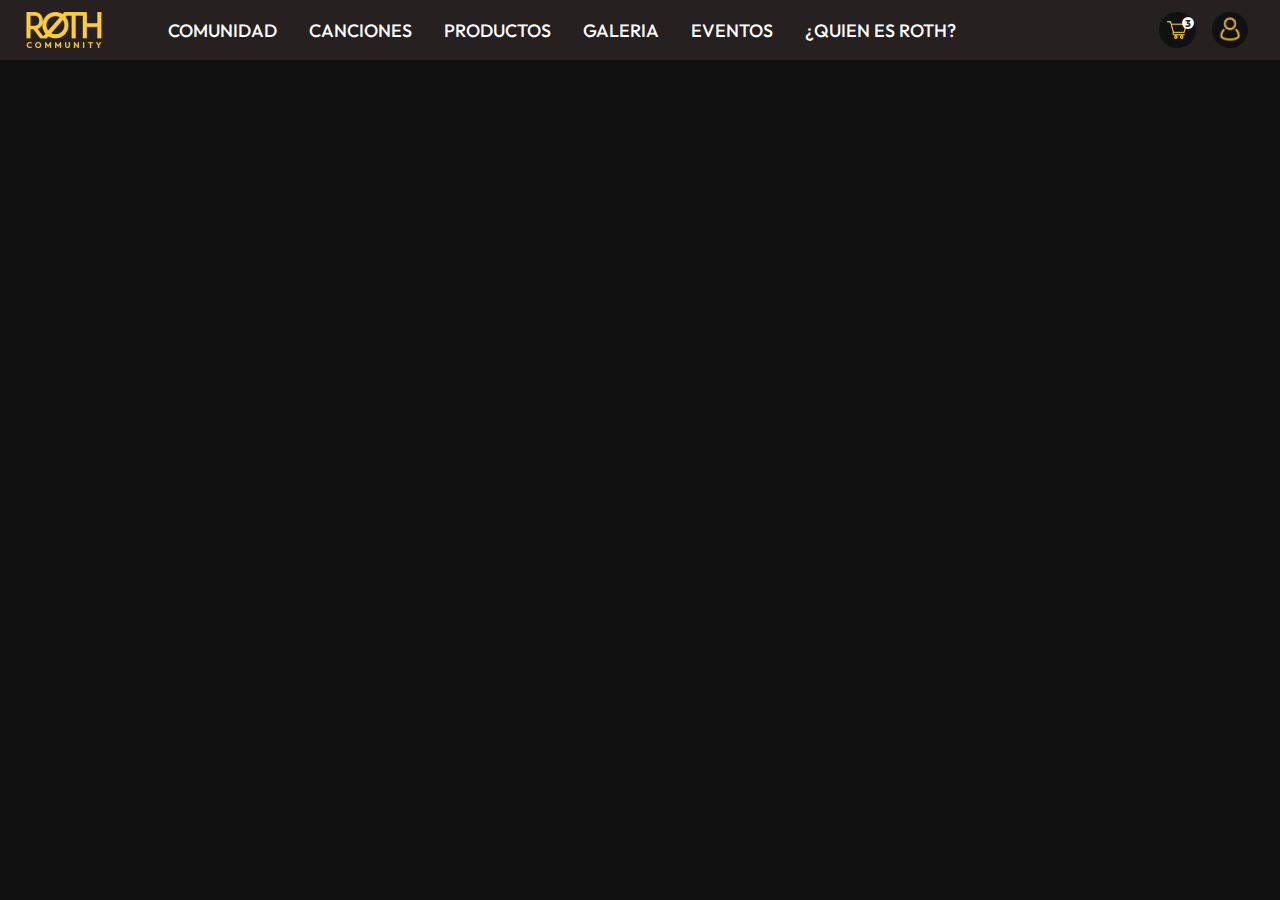
<file: index.html>
<!DOCTYPE html>
<html lang="en">
<head>
    <meta charset="UTF-8">
    <meta http-equiv="X-UA-Compatible" content="IE=edge">
    <meta name="viewport" content="width=device-width, initial-scale=1.0">
    <link rel="preconnect" href="https://fonts.googleapis.com">
    <link rel="preconnect" href="https://fonts.gstatic.com" crossorigin>
    <link href="https://fonts.googleapis.com/css2?family=Outfit:wght@100;300;400;500;700;800&display=swap" rel="stylesheet">
    <link rel="stylesheet" href="./main.css">
    <title>Roth Comunnity</title>
</head>
<body>
    <nav class="main-nav-container">
        <div class="nav-left">
            <img src="./assets/roth-community-yellow.png" alt="Logo de Roth Community">
            <button type="button" class="button-mobile-menu"><img src="./assets/icons/menu-white.png" alt="Toggle menu" /></button>
        </div>

        <div class="nav-center">
            <ul>
                <li><a href="#">COMUNIDAD</a></li>
                <li><a href="#">CANCIONES</a></li>
                <li><a href="#">PRODUCTOS</a></li>
                <li><a href="#">GALERIA</a></li>
                <li><a href="#">EVENTOS</a></li>
                <li><a href="#">¿QUIEN ES ROTH?</a></li>
            </ul>
        </div>

        <div class="nav-right">
            <span class="cart-icon">
                <p class="cart-counter ">3</p>
                <img src="./assets/icons/shopping-cart-yellow64.png" alt="Carrito">
            </span>
            <span class="user-img"><img id="user-img" src="./assets/icons/account.png" alt="icono de usuario"></span>
        </div>

        <!-- Deploy menu---------------------------------------------------------------------- -->
        <div id="desktop-menu" class="desktop-menu inactive">
            <ul>
                <li><a href="" class="title">Mi perfil</a></li>
                <li><a href="">Mis compras</a></li>
                <li><a href="">Cerrar sesión</a></li>
            </ul>
        </div>
    
        <div id="login-links" class="desktop-menu inactive">
            <ul>
                <li><a href="./1login.html">Iniciar sesión</a></li>
                <li><a href="./2createAccount.html">Crear una cuenta</a></li>
            </ul>
        </div>
    
        <div id="mobile-menu" class="mobile-menu inactive">
            <ul>
                <li><a href="#">COMUNIDAD</a></li>
                <li><a href="#">CANCIONES</a></li>
                <li><a href="#">PRODUCTOS</a></li>
                <li><a href="#">GALERIA</a></li>
                <li><a href="#">EVENTOS</a></li>
                <li><a href="#">¿QUIEN ES ROTH?</a></li>
            </ul>
        </div>
    
        <div id="cart-orders" class="inactive">
    
            <div class="cart-orders-container ">
                <h2 class="title">Mis compras</h2>
                <div class="cart-orders__totalbill ">
                        <p>
                            <span>02.08.22</span>
                            <span>2 artículos</span>
                        </p>
                        <p>$560.00</p>
                </div>
                <div class="product-card-container">
                    <div class="product-card">
                        <figure>
                            <img src="./assets/rothSquid.png" alt="producto">
                        </figure>
                        <p>Producto</p>
                        <p>$280</p>
                    </div>
        
                    <div class="product-card">
                        <figure>
                            <img src="./assets/rothSquid.png" alt="producto">
                        </figure>
                        <p>Producto</p>
                        <p>$280</p>
                    </div>
                </div>
    
            </div>
    
        </div>
    
        <div class="shopping-cart inactive">
            <div id="shopingCartContainer" class="cart-orders-container ">
                <h2 class="title">Carrito de compras</h2>
                <div id="cartProductContainer" class="product-card-container">
                    <div class="product-card shoppingCartCard">
                        <figure>
                            <img src="./assets/rothSquid.png" alt="producto">
                        </figure>
                        <p>Producto</p>
                        <p>$280</p>
                    </div>
                    
                    <div class="product-card shoppingCartCard">
                        <figure>
                            <img src="./assets/rothSquid.png" alt="producto">
                        </figure>
                        <p>Producto</p>
                        <p>$280</p>
                    </div>
                </div>
    
                <div id="shoppingCartBill"class="cart-orders__totalbill shoppingCartBill">
                        <p>
                            <span>Total</span>
                        </p>
                        <p>$560.00</p>
                </div>
    
                <button id="shoppingCartButton" class="primary-button">Comprar</button>
    
            </div>
        </div>
        <!-- Deploy Menu====================================================================== -->
    </nav>
    <main>

        
    </main>

    <footer>

    </footer>

    <script src="./index.js"></script>
</body>
</html>
</file>
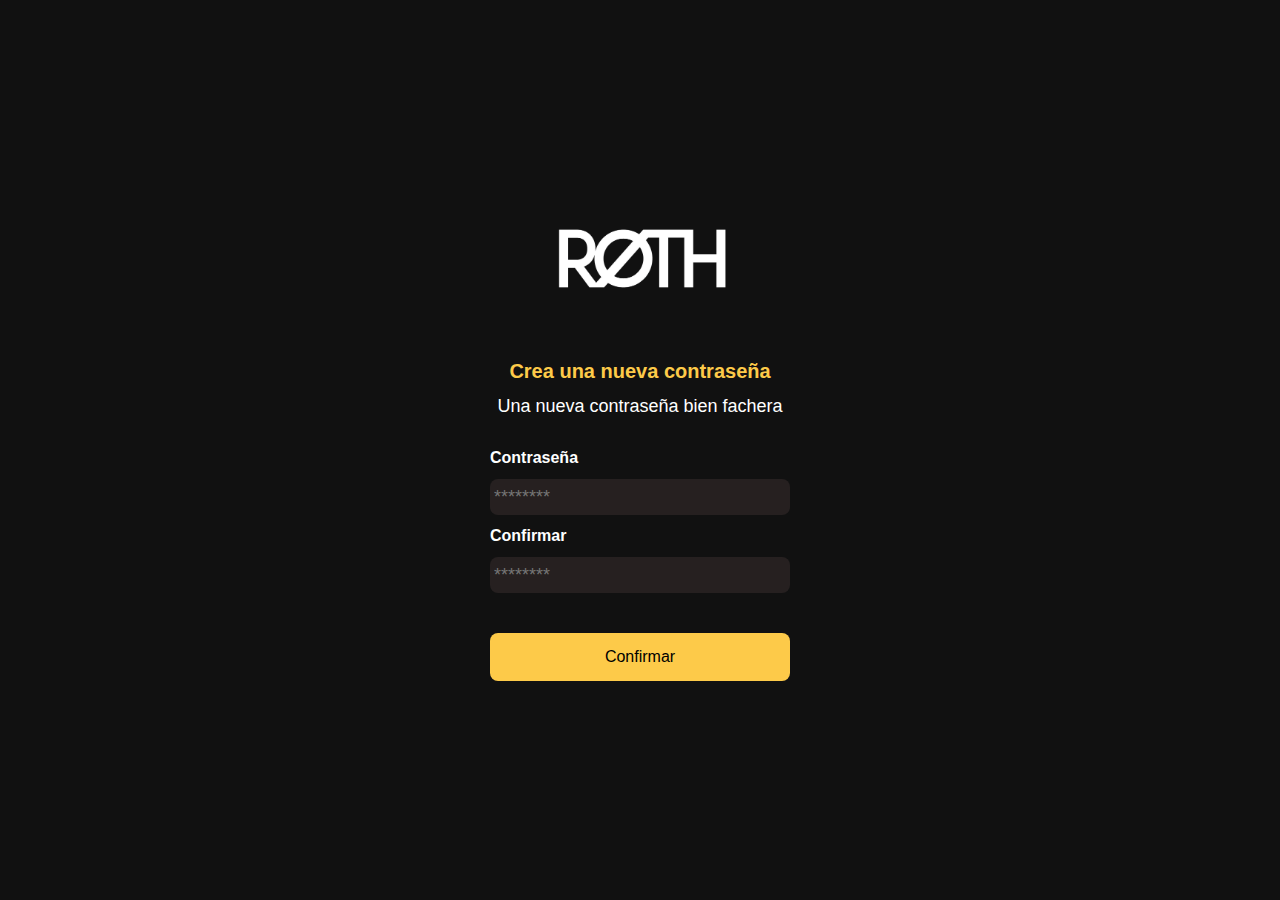
<file: 1-creacion-contraseña.html>
<!DOCTYPE html>
<html lang="en">
<head>
    <meta charset="UTF-8">
    <meta http-equiv="X-UA-Compatible" content="IE=edge">
    <meta name="viewport" content="width=device-width, initial-scale=1.0">
    <title>1 Crear nueva contraseña</title>
    <style>
        :root {
    --just-white: #FFFFFF;
    --main-black: #262020;
    --warm-black: #111111;
    --roth-yellow: #fdca49;
    --sm: 16px;
    --md: 18px;
    --lg: 20px;
}
body {
    padding: 0;
    margin: 0;
    box-sizing: border-box;
    font-family: 'Outfit', sans-serif;
    color: var(--just-white);
    background: var(--warm-black);
}

.login{
    width: 100%;
    height: 100vh;
    display: grid;
    place-items: center;
}
.form-container{
    display: grid;
    grid-template-rows: auto 1fr auto;
    width: 300px;
}
.form-container__logo{
   width: 200px;
   margin-bottom: 48px;
   justify-self: center;
}
.form-container__tittle{
    font-size: var(--lg);
    color: var(--roth-yellow);
    text-align: center;
}
.form-container__subtitle{
    text-align: center;
    font-size: var(--md);
    margin: 0 0 32px 0;
}
.form-container__form label{
    font-size: var(--sm);
    font-weight: bold;
    margin-bottom: 12px;   
}
.form-container__form{
    display: flex;
    flex-direction: column;
}
.form-container__form .input{
    background-color: var(--main-black); 
    border: none;  
    border-radius: 8px;
    height: 28px;
    margin-bottom: 12px;
    font-size: var(--md);
    padding: 4px;
    color: var(--just-white);
}
.form-container .form-container__button{
    margin-top: 28px;
}
.primary-button{
    background: var(--roth-yellow);
    border-radius: 8px;
    border: none;
    font-family: 'Outfit', sans-serif;
    height: 48px;
    cursor: pointer;
    transition: .2s;
    color: #000;
    font-size: var(--sm);
}
.primary-button:hover{
    opacity: 90%;
    color: var(--just-white);
}
    </style>
</head>
<body>
    <section class="login">
        <div class="form-container">
            <img src="./assets/rothLogoWhite.png" alt="Logo de ROTH" class="form-container__logo">
            <h1 class="form-container__tittle">Crea una nueva contraseña</h1>
            <p class="form-container__subtitle">Una nueva contraseña bien fachera</p>
            <form action="/" class="form-container__form">

                <label for="password">Contraseña</label>
                <input type="password" id="password" placeholder="********" class="input input-pasword">

                <label for="password" id="confirm-password">Confirmar</label>
                <input type="password" id="confirm-password" placeholder="********" class="input input-password">

                <input type="submit" value="Confirmar" class="primary-button form-container__button">

            </form>
        </div>
    </section>
</body>
</html>
</file>
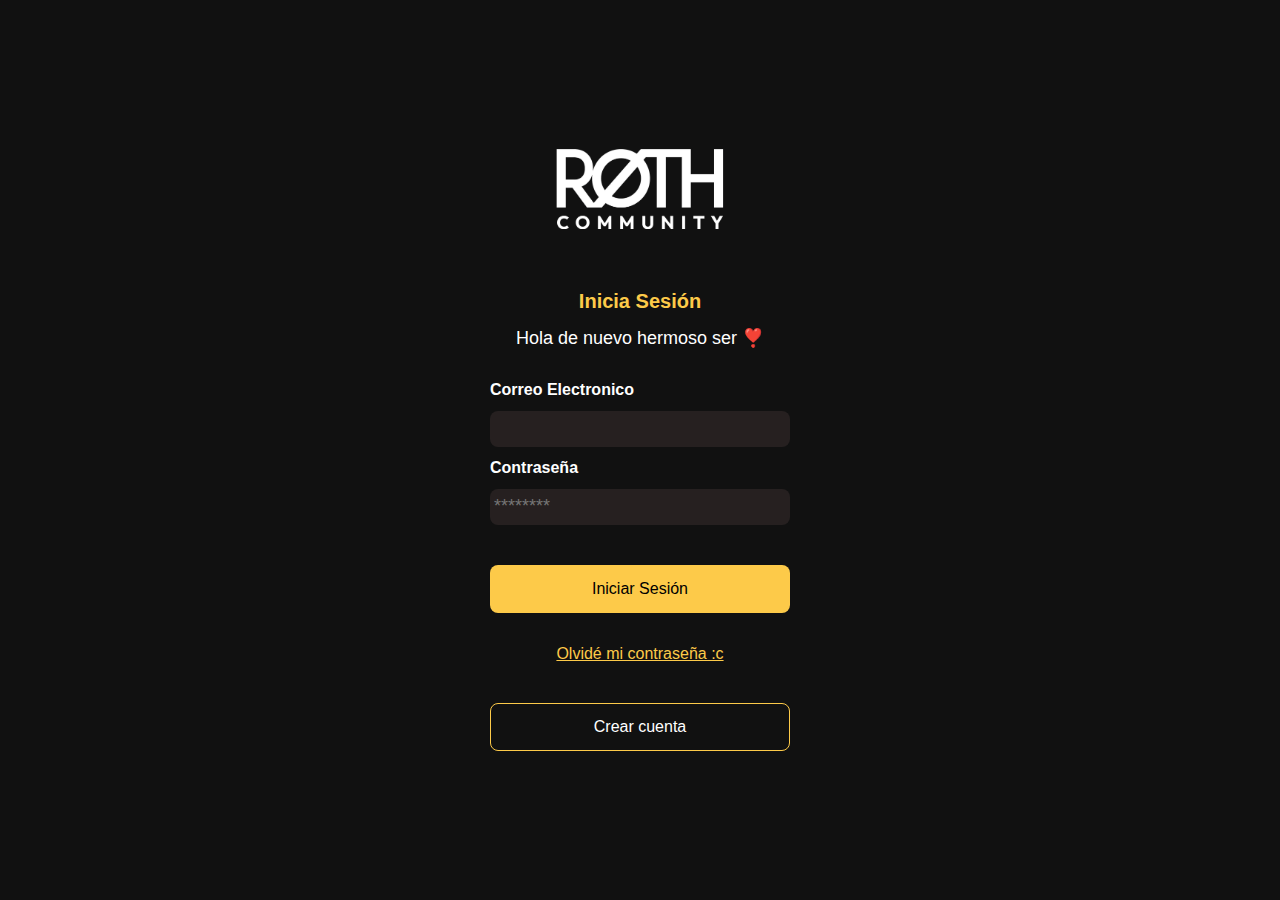
<file: 1login.html>
<!DOCTYPE html>
<html lang="en">
<head>
    <meta charset="UTF-8">
    <meta http-equiv="X-UA-Compatible" content="IE=edge">
    <meta name="viewport" content="width=device-width, initial-scale=1.0">
    <title>Login</title>
    <style>
        :root {
    --just-white: #FFFFFF;
    --main-black: #262020;
    --warm-black: #111111;
    --roth-yellow: #fdca49;
    --sm: 16px;
    --md: 18px;
    --lg: 20px;
}
body {
    padding: 0;
    margin: 0;
    box-sizing: border-box;
    font-family: 'Outfit', sans-serif;
    color: var(--just-white);
    background: var(--warm-black);
}

.login{
    width: 100%;
    height: 100vh;
    display: grid;
    place-items: center;
}
.form-container{
    display: grid;
    grid-template-rows: auto 1fr auto;
    width: 300px;
}
.form-container__logo{
   width: 200px;
   margin-bottom: 48px;
   justify-self: center;
}
.form-container__tittle{
    font-size: var(--lg);
    color: var(--roth-yellow);
    text-align: center;
}
.form-container__subtitle{
    text-align: center;
    font-size: var(--md);
    margin: 0 0 32px 0;
}
.form-container__form label{
    font-size: var(--sm);
    font-weight: bold;
    margin-bottom: 12px;   
}
.form-container__form{
    display: flex;
    flex-direction: column;
}
.form-container__form .input{
    background-color: var(--main-black); 
    border: none;  
    border-radius: 8px;
    height: 28px;
    margin-bottom: 12px;
    font-size: var(--md);
    padding: 4px;
    color: var(--just-white);
}
.form-container .form-container__button{
    margin-top: 28px;
}
.primary-button{
    background: var(--roth-yellow);
    border-radius: 8px;
    border: none;
    font-family: 'Outfit', sans-serif;
    height: 48px;
    cursor: pointer;
    transition: .2s;
    color: #000;
    font-size: var(--sm);
}
.primary-button:hover{
    opacity: 90%;
    color: var(--just-white);
}
.secondary-button{
    border-radius: 8px;
    border: solid 1px var(--roth-yellow);
    font-family: 'Outfit', sans-serif;
    height: 48px;
    cursor: pointer;
    transition: .2s;
    color: var(--just-white);
    font-size: var(--sm);
    background: none;
}
.secondary-button:hover {
    border: none;
    background-color: var(--roth-yellow);
    color: #000;
}
.resend {
    text-align: center;
    margin-top: 32px;
}
.resend a{
    color: var(--roth-yellow);
}
.signup-button{
    margin-top: 24px;
}
    </style>
</head>
<body>
    <section class="login">
        <div class="form-container">
            <img src="./assets/roth-community-white.png" alt="Logo de ROTH" class="form-container__logo">
            <h1 class="form-container__tittle">Inicia Sesión</h1>
            <p class="form-container__subtitle">Hola de nuevo hermoso ser ❣️</p>
            <form action="/" class="form-container__form">

                <label for="email">Correo Electronico</label>
                <input type="email" id="email" class="input input-pasword" autocomplete="email">

                <label for="password" id="confirm-password">Contraseña</label>
                <input type="password" id="confirm-password" placeholder="********" class="input input-password">

                <input type="submit" value="Iniciar Sesión" class="primary-button form-container__button">

                <p class="resend"><a href="/">Olvidé mi contraseña :c</a></p>

                <button class="secondary-button signup-button">Crear cuenta</button>
            </form>
        </div>
    </section>
</body>
</html>
</file>
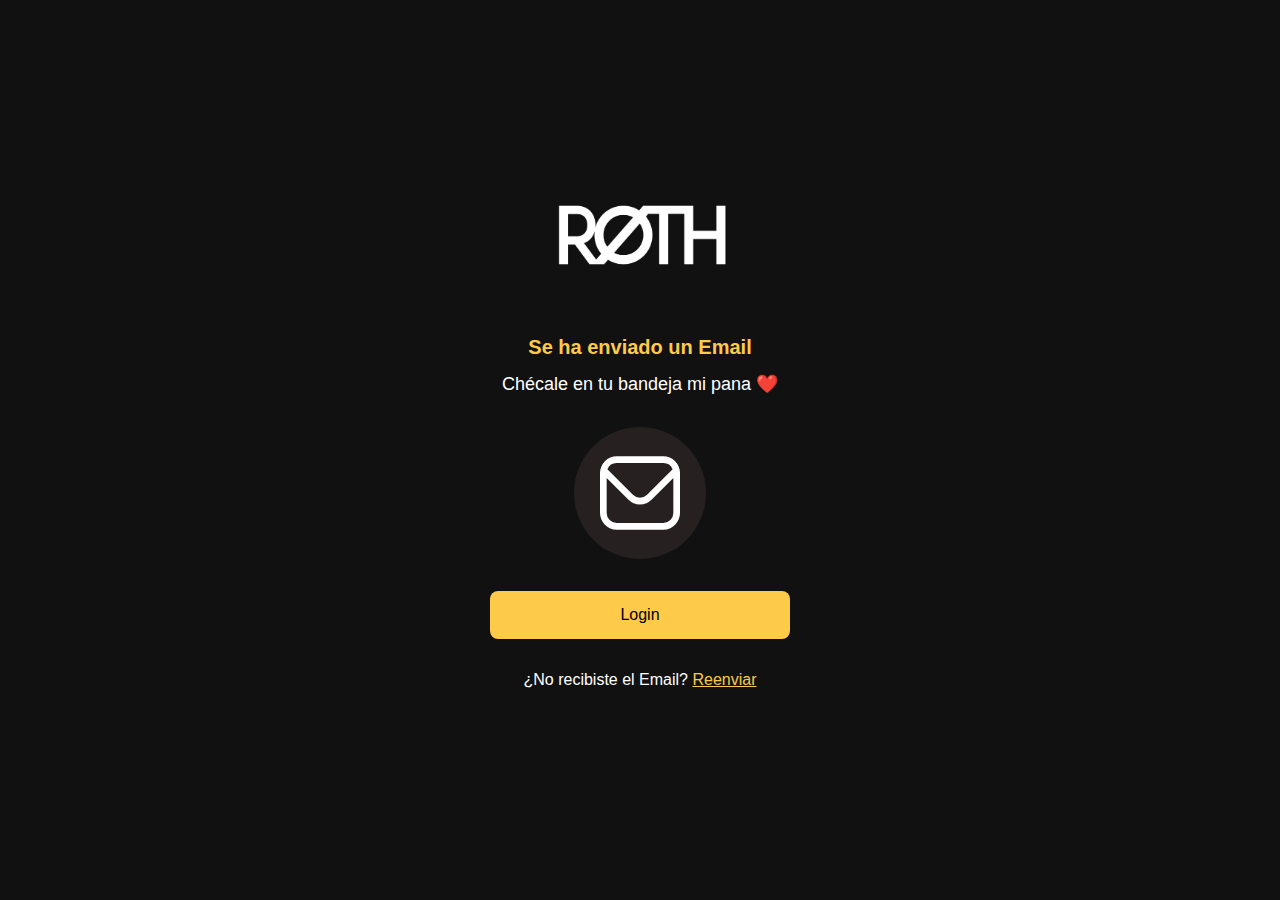
<file: 2-email-enviado.html>
<!DOCTYPE html>
<html lang="en">
<head>
    <meta charset="UTF-8">
    <meta http-equiv="X-UA-Compatible" content="IE=edge">
    <meta name="viewport" content="width=device-width, initial-scale=1.0">
    <title>Email enviado</title>
    <style>
        :root {
    --just-white: #FFFFFF;
    --main-black: #262020;
    --warm-black: #111111;
    --roth-yellow: #fdca49;
    --sm: 16px;
    --md: 18px;
    --lg: 20px;
}
body {
    padding: 0;
    margin: 0;
    box-sizing: border-box;
    font-family: 'Outfit', sans-serif;
    color: var(--just-white);
    background: var(--warm-black);
}

.login{
    width: 100%;
    height: 100vh;
    display: grid;
    place-items: center;
}
.form-container{
    display: grid;
    grid-template-rows: auto 1fr auto;
    width: 300px;
}
.form-container__logo{
   width: 200px;
   margin-bottom: 48px;
   justify-self: center;
}
.form-container__tittle{
    font-size: var(--lg);
    color: var(--roth-yellow);
    text-align: center;
}
.form-container__subtitle{
    text-align: center;
    font-size: var(--md);
    margin: 0 0 32px 0;
}
.email-picture{
    width: 132px;
    height: 132px;
    border-radius: 50%;
    background-color: var(--main-black);
    display: flex;
    justify-content: center;
    align-items: center;
    margin-bottom: 32px;
    justify-self: center;
}
.email-picture img{
    width: 80px;
}
.form-container .form-container__button{
    margin-top: 28px;
}
.primary-button{
    background: var(--roth-yellow);
    border-radius: 8px;
    border: none;
    font-family: 'Outfit', sans-serif;
    height: 48px;
    cursor: pointer;
    transition: .2s;
    color: #000;
    font-size: var(--sm);
}
.primary-button:hover{
    opacity: 90%;
    color: var(--just-white);
}
.resend {
    text-align: center;
    margin-top: 32px;
}
.resend a{
    color: var(--roth-yellow);
}
    </style>
</head>
<body>
    <section class="login">
        <div class="form-container">
            <img src="./assets/rothLogoWhite.png" alt="Logo de ROTH" class="form-container__logo">
            <h1 class="form-container__tittle">Se ha enviado un Email</h1>
            <p class="form-container__subtitle">Chécale en tu bandeja mi pana ❤️</p>

            <picture class="email-picture">
                <img src="./assets/icons/mail-white.svg" alt="logo de un email">
            </picture>
            <input type="submit" value="Login" class="primary-button">

            <p class="resend">¿No recibiste el Email? <a href="#">Reenviar</a></p>
            
        </div>
    </section>
</body>
</html>
</file>
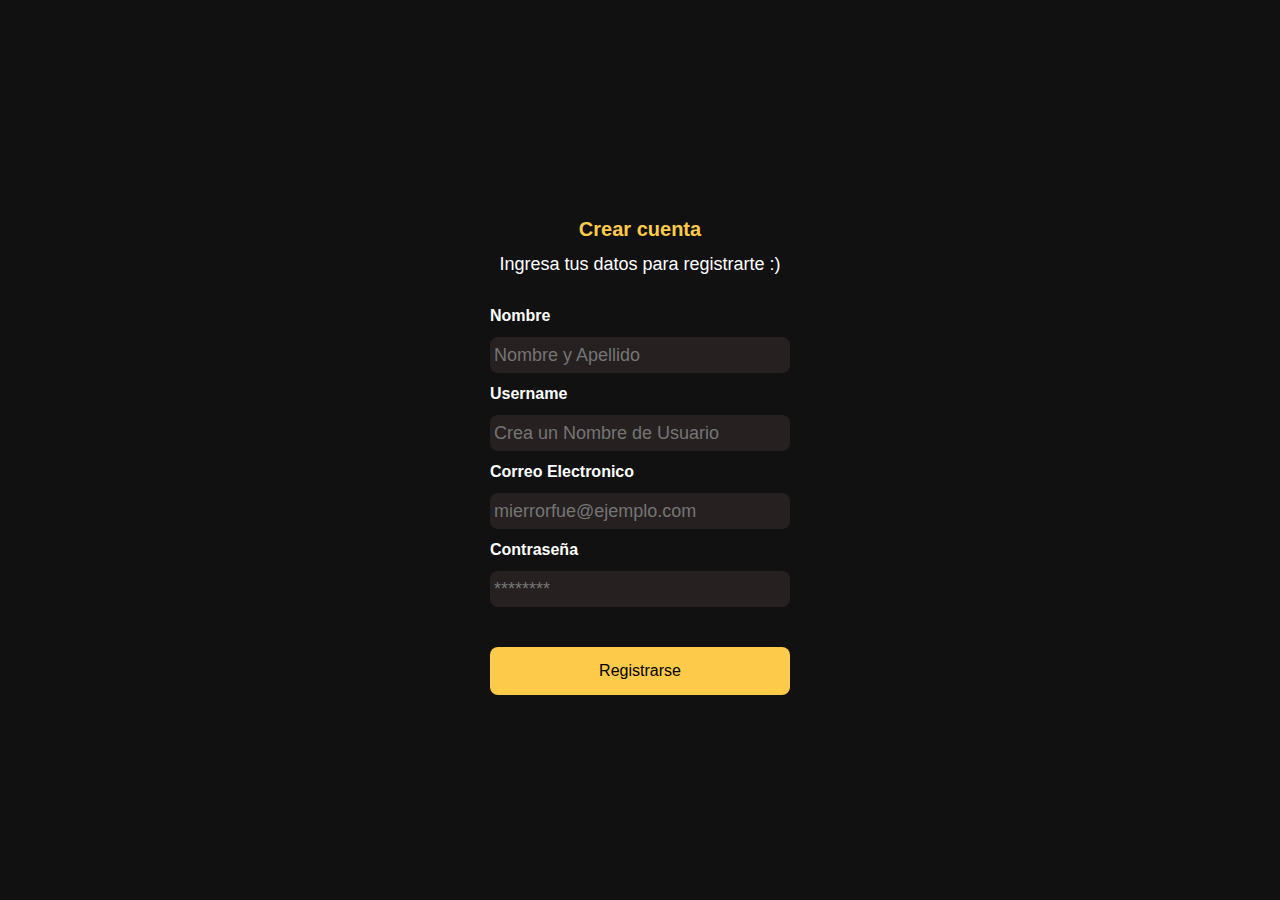
<file: 2createAccount.html>
<!DOCTYPE html>
<html lang="en">
<head>
    <meta charset="UTF-8">
    <meta http-equiv="X-UA-Compatible" content="IE=edge">
    <meta name="viewport" content="width=device-width, initial-scale=1.0">
    <title>Crear cuenta</title>
    <style>
        :root {
    --just-white: #FFFFFF;
    --main-black: #262020;
    --warm-black: #111111;
    --roth-yellow: #fdca49;
    --sm: 16px;
    --md: 18px;
    --lg: 20px;
}
body {
    padding: 0;
    margin: 0;
    box-sizing: border-box;
    font-family: 'Outfit', sans-serif;
    color: var(--just-white);
    background: var(--warm-black);
}

.login{
    width: 100%;
    height: 100vh;
    display: grid;
    place-items: center;
}
.form-container{
    display: grid;
    grid-template-rows: auto 1fr auto;
    width: 300px;
}
.form-container__logo{
   width: 200px;
   margin-bottom: 48px;
   justify-self: center;
}
.form-container__tittle{
    font-size: var(--lg);
    color: var(--roth-yellow);
    text-align: center;
}
.form-container__subtitle{
    text-align: center;
    font-size: var(--md);
    margin: 0 0 32px 0;
}
.form-container__form label{
    font-size: var(--sm);
    font-weight: bold;
    margin-bottom: 12px;   
}
.form-container__form{
    display: flex;
    flex-direction: column;
}
.form-container__form .input{
    background-color: var(--main-black); 
    border: none;  
    border-radius: 8px;
    height: 28px;
    margin-bottom: 12px;
    font-size: var(--md);
    padding: 4px;
    color: var(--just-white);
}
.form-container .form-container__button{
    margin-top: 28px;
}
.primary-button{
    background: var(--roth-yellow);
    border-radius: 8px;
    border: none;
    font-family: 'Outfit', sans-serif;
    height: 48px;
    cursor: pointer;
    transition: .2s;
    color: #000;
    font-size: var(--sm);
}
.primary-button:hover{
    opacity: 90%;
    color: var(--just-white);
}
    </style>
</head>
<body>
    <section class="login">
        <div class="form-container">
            <h1 class="form-container__tittle">Crear cuenta</h1>
            <p class="form-container__subtitle">Ingresa tus datos para registrarte :)</p>
            <form action="/" class="form-container__form">

                <label for="name">Nombre</label>
                <input type="text" id="name" placeholder="Nombre y Apellido" class="input input-name" autocomplete="name">

                <label for="username">Username</label>
                <input type="text" id="username" placeholder="Crea un Nombre de Usuario" class="input input-username">

                <label for="email">Correo Electronico</label>
                <input type="text" id="email" placeholder="mierrorfue@ejemplo.com" class="input input-email">

                <label for="password" id="confirm-password">Contraseña</label>
                <input type="password" id="confirm-password" placeholder="********" class="input input-password" autocomplete="current-password">

                <input type="submit" value="Registrarse" class="primary-button form-container__button">

            </form>
        </div>
    </section>
</body>
</html>
</file>
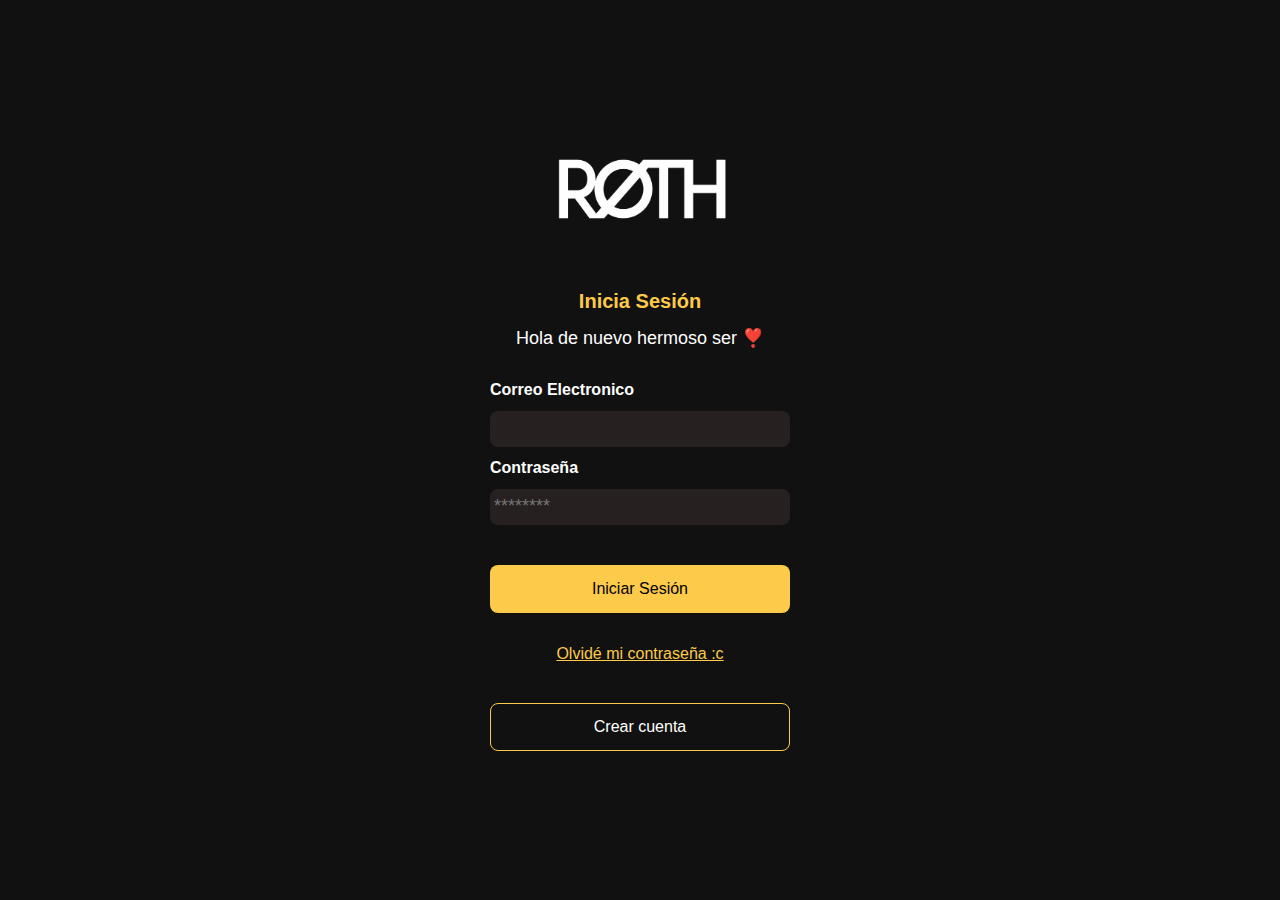
<file: 3-login.html>
<!DOCTYPE html>
<html lang="en">
<head>
    <meta charset="UTF-8">
    <meta http-equiv="X-UA-Compatible" content="IE=edge">
    <meta name="viewport" content="width=device-width, initial-scale=1.0">
    <title>Login</title>
    <style>
        :root {
    --just-white: #FFFFFF;
    --main-black: #262020;
    --warm-black: #111111;
    --roth-yellow: #fdca49;
    --sm: 16px;
    --md: 18px;
    --lg: 20px;
}
body {
    padding: 0;
    margin: 0;
    box-sizing: border-box;
    font-family: 'Outfit', sans-serif;
    color: var(--just-white);
    background: var(--warm-black);
}

.login{
    width: 100%;
    height: 100vh;
    display: grid;
    place-items: center;
}
.form-container{
    display: grid;
    grid-template-rows: auto 1fr auto;
    width: 300px;
}
.form-container__logo{
   width: 200px;
   margin-bottom: 48px;
   justify-self: center;
}
.form-container__tittle{
    font-size: var(--lg);
    color: var(--roth-yellow);
    text-align: center;
}
.form-container__subtitle{
    text-align: center;
    font-size: var(--md);
    margin: 0 0 32px 0;
}
.form-container__form label{
    font-size: var(--sm);
    font-weight: bold;
    margin-bottom: 12px;   
}
.form-container__form{
    display: flex;
    flex-direction: column;
}
.form-container__form .input{
    background-color: var(--main-black); 
    border: none;  
    border-radius: 8px;
    height: 28px;
    margin-bottom: 12px;
    font-size: var(--md);
    padding: 4px;
    color: var(--just-white);
}
.form-container .form-container__button{
    margin-top: 28px;
}
.primary-button{
    background: var(--roth-yellow);
    border-radius: 8px;
    border: none;
    font-family: 'Outfit', sans-serif;
    height: 48px;
    cursor: pointer;
    transition: .2s;
    color: #000;
    font-size: var(--sm);
}
.primary-button:hover{
    opacity: 90%;
    color: var(--just-white);
}
.secondary-button{
    border-radius: 8px;
    border: solid 1px var(--roth-yellow);
    font-family: 'Outfit', sans-serif;
    height: 48px;
    cursor: pointer;
    transition: .2s;
    color: var(--just-white);
    font-size: var(--sm);
    background: none;
}
.secondary-button:hover {
    border: none;
    background-color: var(--roth-yellow);
    color: #000;
}
.resend {
    text-align: center;
    margin-top: 32px;
}
.resend a{
    color: var(--roth-yellow);
}
.signup-button{
    margin-top: 24px;
}
    </style>
</head>
<body>
    <section class="login">
        <div class="form-container">
            <img src="./assets/rothLogoWhite.png" alt="Logo de ROTH" class="form-container__logo">
            <h1 class="form-container__tittle">Inicia Sesión</h1>
            <p class="form-container__subtitle">Hola de nuevo hermoso ser ❣️</p>
            <form action="/" class="form-container__form">

                <label for="email">Correo Electronico</label>
                <input type="email" id="email" class="input input-pasword" autocomplete="email">

                <label for="password" id="confirm-password">Contraseña</label>
                <input type="password" id="confirm-password" placeholder="********" class="input input-password">

                <input type="submit" value="Iniciar Sesión" class="primary-button form-container__button">

                <p class="resend"><a href="/">Olvidé mi contraseña :c</a></p>

                <button class="secondary-button signup-button">Crear cuenta</button>
            </form>
        </div>
    </section>
</body>
</html>
</file>
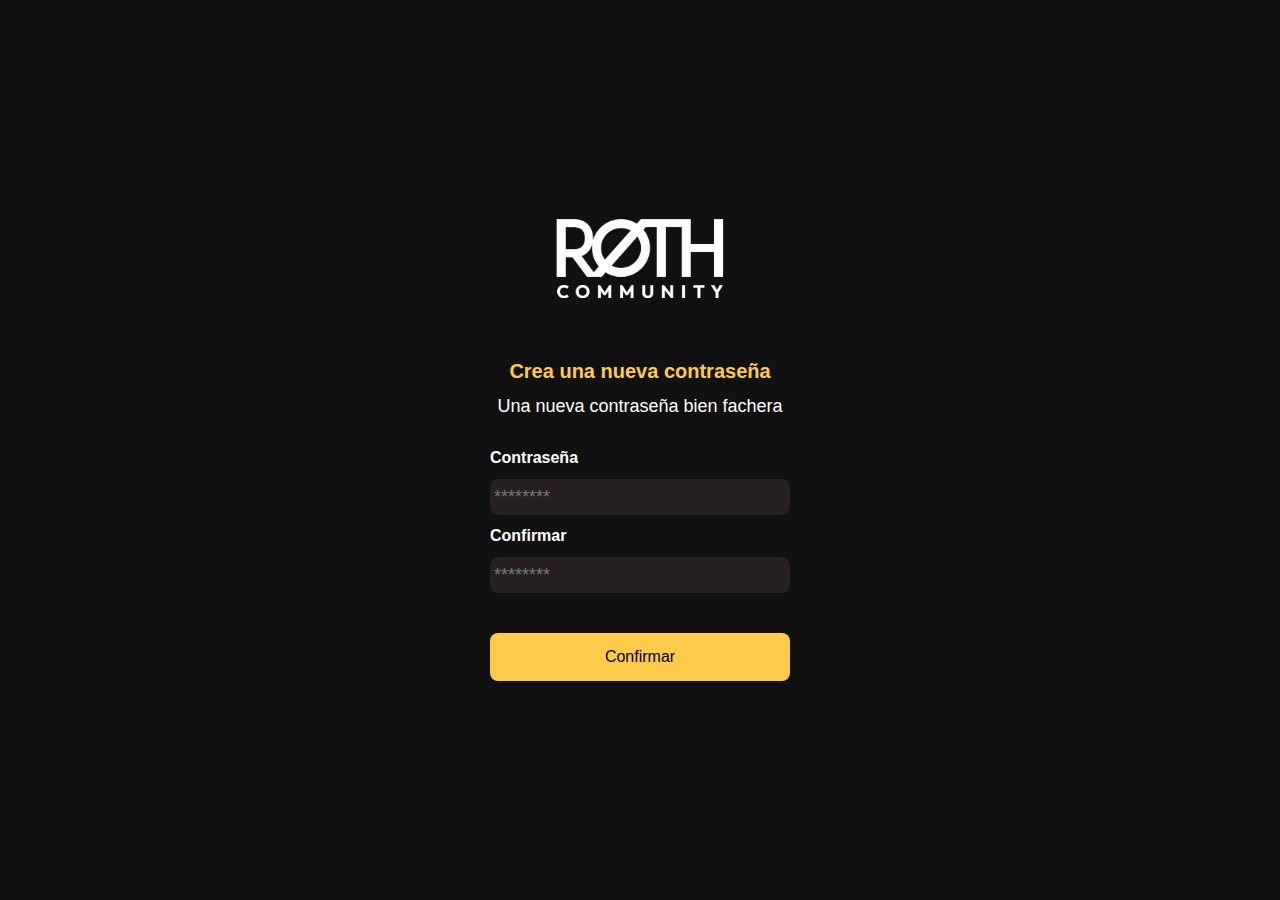
<file: 3passwordReset.html>
<!DOCTYPE html>
<html lang="en">
<head>
    <meta charset="UTF-8">
    <meta http-equiv="X-UA-Compatible" content="IE=edge">
    <meta name="viewport" content="width=device-width, initial-scale=1.0">
    <title>1 Crear nueva contraseña</title>
    <style>
        :root {
    --just-white: #FFFFFF;
    --main-black: #262020;
    --warm-black: #111111;
    --roth-yellow: #fdca49;
    --sm: 16px;
    --md: 18px;
    --lg: 20px;
}
body {
    padding: 0;
    margin: 0;
    box-sizing: border-box;
    font-family: 'Outfit', sans-serif;
    color: var(--just-white);
    background: var(--warm-black);
}

.login{
    width: 100%;
    height: 100vh;
    display: grid;
    place-items: center;
}
.form-container{
    display: grid;
    grid-template-rows: auto 1fr auto;
    width: 300px;
}
.form-container__logo{
   width: 200px;
   margin-bottom: 48px;
   justify-self: center;
}
.form-container__tittle{
    font-size: var(--lg);
    color: var(--roth-yellow);
    text-align: center;
}
.form-container__subtitle{
    text-align: center;
    font-size: var(--md);
    margin: 0 0 32px 0;
}
.form-container__form label{
    font-size: var(--sm);
    font-weight: bold;
    margin-bottom: 12px;   
}
.form-container__form{
    display: flex;
    flex-direction: column;
}
.form-container__form .input{
    background-color: var(--main-black); 
    border: none;  
    border-radius: 8px;
    height: 28px;
    margin-bottom: 12px;
    font-size: var(--md);
    padding: 4px;
    color: var(--just-white);
}
.form-container .form-container__button{
    margin-top: 28px;
}
.primary-button{
    background: var(--roth-yellow);
    border-radius: 8px;
    border: none;
    font-family: 'Outfit', sans-serif;
    height: 48px;
    cursor: pointer;
    transition: .2s;
    color: #000;
    font-size: var(--sm);
}
.primary-button:hover{
    opacity: 90%;
    color: var(--just-white);
}
    </style>
</head>
<body>
    <section class="login">
        <div class="form-container">
            <img src="./assets/roth-community-white.png" alt="Logo de ROTH" class="form-container__logo">
            <h1 class="form-container__tittle">Crea una nueva contraseña</h1>
            <p class="form-container__subtitle">Una nueva contraseña bien fachera</p>
            <form action="/" class="form-container__form">

                <label for="password">Contraseña</label>
                <input type="password" id="password" placeholder="********" class="input input-pasword">

                <label for="password" id="confirm-password">Confirmar</label>
                <input type="password" id="confirm-password" placeholder="********" class="input input-password">

                <input type="submit" value="Confirmar" class="primary-button form-container__button">

            </form>
        </div>
    </section>
</body>
</html>
</file>
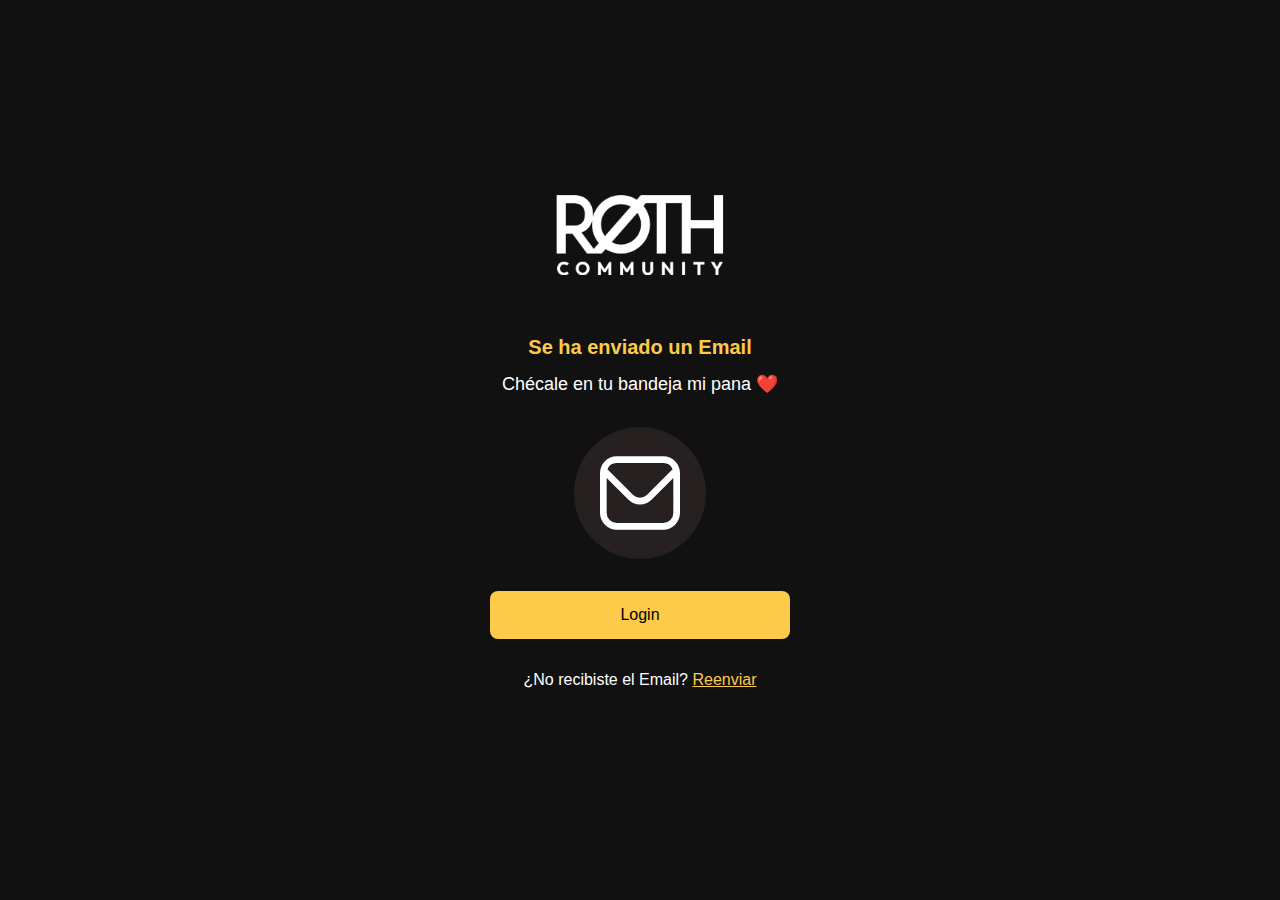
<file: 4emailSent.html>
<!DOCTYPE html>
<html lang="en">
<head>
    <meta charset="UTF-8">
    <meta http-equiv="X-UA-Compatible" content="IE=edge">
    <meta name="viewport" content="width=device-width, initial-scale=1.0">
    <title>Email enviado</title>
    <style>
        :root {
    --just-white: #FFFFFF;
    --main-black: #262020;
    --warm-black: #111111;
    --roth-yellow: #fdca49;
    --sm: 16px;
    --md: 18px;
    --lg: 20px;
}
body {
    padding: 0;
    margin: 0;
    box-sizing: border-box;
    font-family: 'Outfit', sans-serif;
    color: var(--just-white);
    background: var(--warm-black);
}

.login{
    width: 100%;
    height: 100vh;
    display: grid;
    place-items: center;
}
.form-container{
    display: grid;
    grid-template-rows: auto 1fr auto;
    width: 300px;
}
.form-container__logo{
   width: 200px;
   margin-bottom: 48px;
   justify-self: center;
}
.form-container__tittle{
    font-size: var(--lg);
    color: var(--roth-yellow);
    text-align: center;
}
.form-container__subtitle{
    text-align: center;
    font-size: var(--md);
    margin: 0 0 32px 0;
}
.email-picture{
    width: 132px;
    height: 132px;
    border-radius: 50%;
    background-color: var(--main-black);
    display: flex;
    justify-content: center;
    align-items: center;
    margin-bottom: 32px;
    justify-self: center;
}
.email-picture img{
    width: 80px;
}
.form-container .form-container__button{
    margin-top: 28px;
}
.primary-button{
    background: var(--roth-yellow);
    border-radius: 8px;
    border: none;
    font-family: 'Outfit', sans-serif;
    height: 48px;
    cursor: pointer;
    transition: .2s;
    color: #000;
    font-size: var(--sm);
}
.primary-button:hover{
    opacity: 90%;
    color: var(--just-white);
}
.resend {
    text-align: center;
    margin-top: 32px;
}
.resend a{
    color: var(--roth-yellow);
}
    </style>
</head>
<body>
    <section class="login">
        <div class="form-container">
            <img src="./assets/roth-community-white.png" alt="Logo de ROTH" class="form-container__logo">
            <h1 class="form-container__tittle">Se ha enviado un Email</h1>
            <p class="form-container__subtitle">Chécale en tu bandeja mi pana ❤️</p>

            <picture class="email-picture">
                <img src="./assets/icons/mail-white.svg" alt="logo de un email">
            </picture>
            <input type="submit" value="Login" class="primary-button">

            <p class="resend">¿No recibiste el Email? <a href="#">Reenviar</a></p>
            
        </div>
    </section>
</body>
</html>
</file>
<file: main.css>
:root {
    --just-white: #FFFFFF;
    --main-black: #262020;
    --warm-black: #111111;
    --roth-yellow: #fdca4a;
    --sm: 16px;
    --md: 18px;
    --lg: 20px;
}

body {
    padding: 0;
    margin: 0;
    box-sizing: border-box;
    font-family: 'Outfit', sans-serif;
    color: var(--just-white);
    background: var(--warm-black);
}
.inactive{
    display: none;
}

.primary-button{
    background: var(--roth-yellow);
    border-radius: 8px;
    border: none;
    font-family: 'Outfit', sans-serif;
    height: 48px;
    cursor: pointer;
    transition: .2s;
    color: #000;
    font-size: var(--sm);
}
.primary-button:hover{
    opacity: 90%;
    color: var(--just-white);
}
/* NAVBAR------------------------------ */

.main-nav-container{
    background: var(--main-black);
    height: 60px;
    width: 100vw;
    display: grid;
    grid-template-columns: .5fr 4fr .5fr;
    position: relative;
}
.nav-left{
    display: flex;
    flex-direction: column;
    align-items: center;
    justify-content: center;
}
.nav-left img{
   width: 90px;
   transition: 1.5s;
   background: none;
   cursor:crosshair;
   align-self: center;
   justify-self: center;
}
.button-mobile-menu{
    display: none;
}
.nav-center{
    align-self: center;
}

.nav-center ul{
    display: flex;
    justify-content: start;
    gap: 32px;
    align-items: center;
}
.nav-center ul li{
    list-style: none;
}
.nav-center a {
    text-decoration: none;
    color: var(--just-white);
    font-size: var(--md);
    font-weight: 500;
}
.nav-center li a:hover{
    color: var(--roth-yellow);
   
}
.nav-right{
    display: flex;
    justify-content: flex-end;
    align-items: center;
    gap: 16px;
    margin-right: 32px;
}
.nav-right span:nth-child(1){
    height: 36px;
    width: 36px;
    background: var(--warm-black); 
    border-radius: 50%;
    display: flex;
    align-items: center;
    justify-content: center;
    padding-right: 1px;
    position: relative;
}
.nav-right .cart-counter{
    color: var(--main-black);
    text-align: center;
    font-weight: 800;
    font-size: 10px;
    height: 12px;
    width: 12px;
    border-radius: 50%;
    background: var(--just-white);
    position: absolute;
    bottom: 9px;
    right: 2px;
    
}
.nav-right img{
    width: 20px;
    cursor: pointer;
}
.nav-right .user-img{
    width: 36px;
    height: 36px;
    background: var(--warm-black);
    border-radius: 50%;
    cursor: pointer;
    position: relative;
}
.nav-right .user-img img{
    width: 28px;
    position: absolute;
    left: 4px;
    top: 3px;
}
/* NAVBAR=============================================== */
main{
    position: relative;
}
/* DESKTOP MENU----------------------------------------- */
.desktop-menu{
    height: auto;
    width: 120px;
    border: solid 1px var(--main-black);
    border-radius: 8px;
    border-top-left-radius: 0;
    border-top-right-radius: 0;
    padding: 24px;
    font-weight: 700;
    position: absolute;
    top: 60px;
    right: 0;
    background: var(--warm-black);
}
.desktop-menu ul{
    list-style: none;
    padding: 0;
    margin: 0;
}
.desktop-menu ul li{
    text-align: center;
}
.desktop-menu ul li:nth-child(1){
    padding-bottom: 24px;
}
.desktop-menu ul li:nth-child(2){
    padding-bottom: 24px;
}
.desktop-menu ul li:last-child{
    padding-top: 24px;
    border-top: 1px solid var(--main-black);
}

.desktop-menu ul li a{
    color: var(--just-white);
    text-decoration: none;
}
.desktop-menu ul li:last-child a{
    color: var(--roth-yellow);
}
#login-links{
    padding-bottom: 0;
}
/* DESKTOP MENU------------============================= */

/* MOBILE MENU------------------------------------------ */
.mobile-menu{
    height: auto;
    width: 100vw;
    border-bottom: solid 1px var(--main-black);
    font-weight: 500;
    position: absolute;
    background: var(--main-black);
    top: 60px;
    padding: 24px 0;
}
.mobile-menu ul{
    list-style: none;
    padding: 0;
    margin: 0;
}
.mobile-menu ul li{
    text-align: center;
    padding-bottom: 24px;
}
.mobile-menu ul li:last-child{
    padding-bottom: 0;
}
.mobile-menu ul li a{
    color: var(--just-white);
    text-decoration: none;
}
.mobile-menu ul li a:hover{
    color: var(--roth-yellow);
    font-weight: 800;
}
/* MOBILE MENU========================================== */

/* CART ORDERS------------------------------------------ */
/* .cart-orders{
    width: 100%;
    height: 100vh;
    display: grid;
    place-items: center;
} */
.title{
    font-size: var(--lg);
    margin-bottom: 40px;
    text-align: center;
}
.cart-orders-container{
    display: grid;
    grid-template-rows: auto 1fr auto;
    width: 300px;
    place-content: center;
    border: solid 1px var(--main-black);
    border-radius: 20px;
    padding: 16px;
    height: auto;
    border-top-left-radius: 0;
    border-top-right-radius: 0;
}
.cart-orders__totalbill{
    display: flex;
    justify-content: space-between;
    padding: 0 16px;
    gap: 16px;
    background: var(--main-black);
    align-items: center;
    border-radius: 8px;
    margin-bottom: 40px;
}
.cart-orders__totalbill p span:nth-child(1){
    margin-right: 16px;
    font-weight: 700;
}
.product-card{
    display: grid;
    grid-template-columns: 1fr 2fr 1fr ;
    gap: 16px;
    margin-bottom: 16px;
    align-items: center;
    width: 100%;
}
.product-card figure{
    margin: 0;
}
.product-card figure img{
    width: 70px;
    height: 70px;
    border-radius: 20px;
    border: 1px solid var(--main-black);
    object-fit: cover;
}
.product-card p:nth-child(2){
    color: var(--roth-yellow);
    
}
.product-card p:nth-child(3){
    font-size: var(--md);
    font-weight: bold;
}
/* CART ORDERS========================================== */

/* SHOPPING CART --------------------------------------- */
.shopping-cart{
    position: absolute;
    top: 60px;
    right: 8px;
}
.shopping-cart .shoppingCartBill{
    margin-bottom: 24px;
}
#shoppingCartButton{
    margin-bottom: 12px;
}
/* SHOPPING CART ======================================= */









@media (max-width: 1000px){
    /* NAVEGADOR--- */
    .nav-left{
        justify-content: flex-start;
        margin-left: 12px;
        flex-direction: row;
        gap: 16px;
    }
    /* .nav-left img {
        width: 90px;
    } */
    .button-mobile-menu{
        display: block;
        border: none;
        background: none;
    }
    .button-mobile-menu img{
        width: 30px;
        cursor: pointer;
    }
    .nav-center{
        display: none;
    }
    .main-nav-container{
        grid-template-columns: 1fr 1fr;
    }
    .nav-right{
        justify-content: flex-end;
        gap: 16px;
        margin-right: 12px;
    }
    /* NAVEGADOR=== */

}

@media (min-width: 1000px) {
    .mobile-menu{
        display: none;
    }
}
</file>
